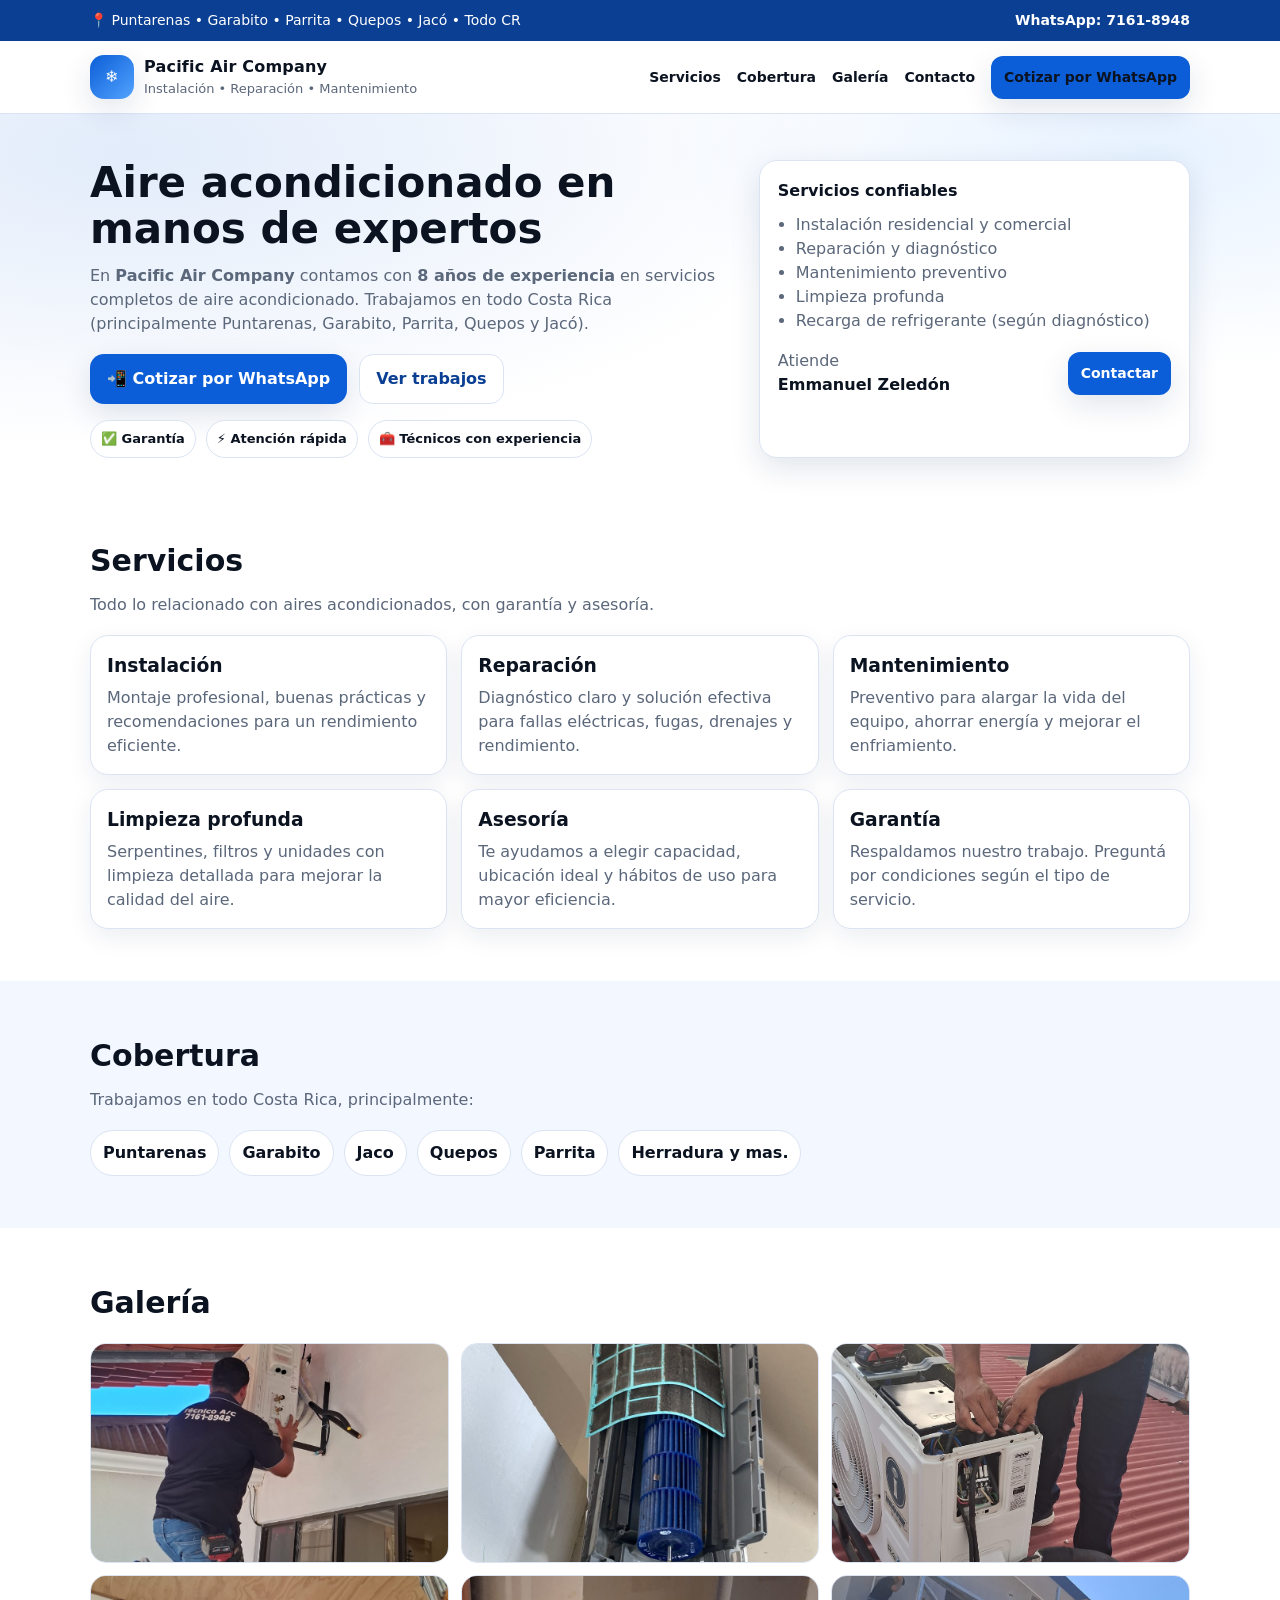
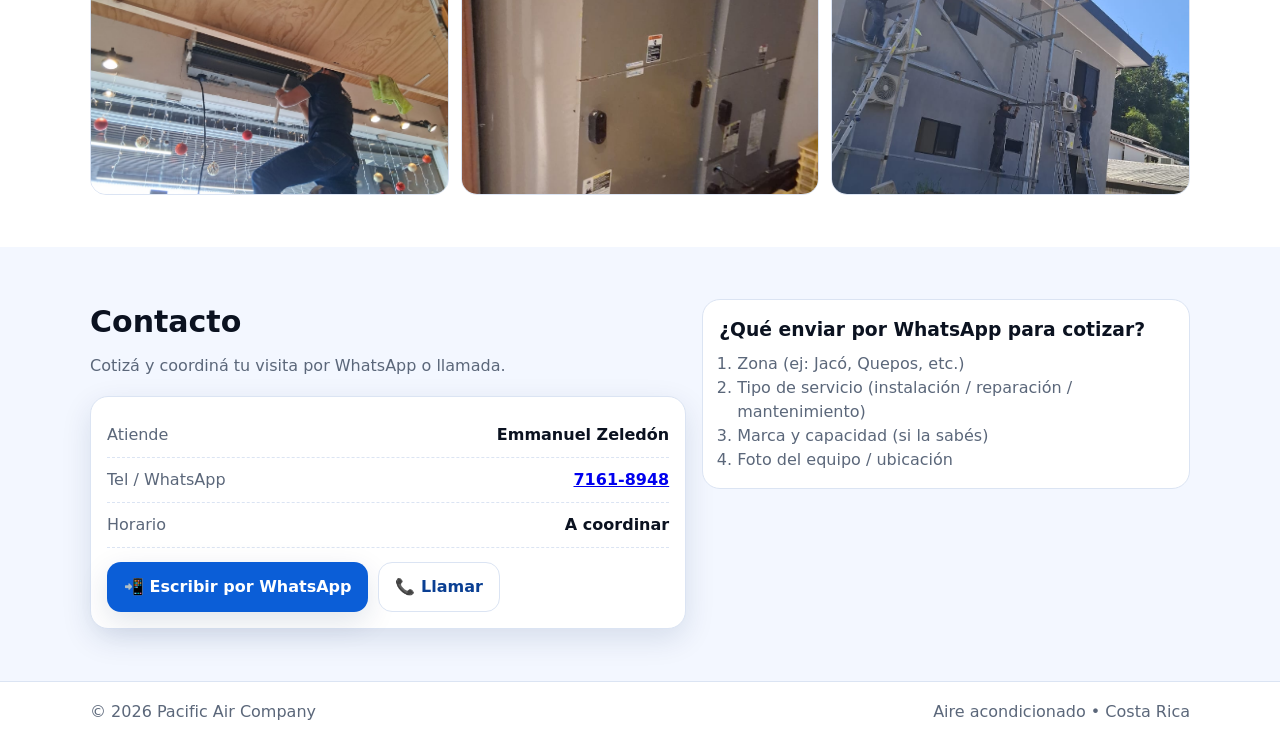
<file: index.html>
<!doctype html>
<html lang="es">
<head>
  <meta charset="utf-8" />
  <meta name="viewport" content="width=device-width,initial-scale=1" />
  <title>Pacific Air Company | Aire Acondicionado en Costa Rica</title>
  <meta name="description" content="Instalación, reparación y mantenimiento de aires acondicionados. Puntarenas, Garabito, Parrita, Quepos, Jacó y todo Costa Rica. WhatsApp 7161-8948." />
  <link rel="stylesheet" href="styles.css" />
</head>

<body>
  <!-- Top bar -->
  <div class="topbar">
    <div class="container topbar__inner">
      <span>📍 Puntarenas • Garabito • Parrita • Quepos • Jacó • Todo CR</span>
      <a class="topbar__phone" href="https://wa.me/50671618948" target="_blank" rel="noopener">WhatsApp: 7161-8948</a>
    </div>
  </div>

  <!-- Header -->
  <header class="header" id="inicio">
    <div class="container header__inner">
      <div class="brand">
        <div class="brand__mark" aria-hidden="true">❄️</div>
        <div>
          <div class="brand__name">Pacific Air Company</div>
          <div class="brand__tag">Instalación • Reparación • Mantenimiento</div>
        </div>
      </div>

      <button class="menuBtn" id="menuBtn" aria-label="Abrir menú">☰</button>

      <nav class="nav" id="nav">
        <a href="#servicios">Servicios</a>
        <a href="#cobertura">Cobertura</a>
        <a href="#galeria">Galería</a>
        <a href="#contacto">Contacto</a>
        <a class="btn btn--small" href="https://wa.me/50671618948" target="_blank" rel="noopener">Cotizar por WhatsApp</a>
      </nav>
    </div>
  </header>

  <!-- Hero -->
  <section class="hero">
    <div class="container hero__grid">
      <div class="hero__text">
        <h1>Aire acondicionado en manos de expertos</h1>
        <p>
          En <strong>Pacific Air Company</strong> contamos con <strong>8 años de experiencia</strong> en servicios completos de aire acondicionado.
          Trabajamos en todo Costa Rica (principalmente Puntarenas, Garabito, Parrita, Quepos y Jacó).
        </p>

        <div class="hero__cta">
          <a class="btn" href="https://wa.me/50671618948" target="_blank" rel="noopener">📲 Cotizar por WhatsApp</a>
          <a class="btn btn--ghost" href="#galeria">Ver trabajos</a>
        </div>

        <div class="badges">
          <div class="badge">✅ Garantía</div>
          <div class="badge">⚡ Atención rápida</div>
          <div class="badge">🧰 Técnicos con experiencia</div>
        </div>
      </div>

      <div class="hero__card">
        <div class="hero__cardTitle">Servicios confiables</div>
        <ul class="checklist">
          <li>Instalación residencial y comercial</li>
          <li>Reparación y diagnóstico</li>
          <li>Mantenimiento preventivo</li>
          <li>Limpieza profunda</li>
          <li>Recarga de refrigerante (según diagnóstico)</li>
        </ul>
        <div class="hero__cardFooter">
          <div>
            <div class="muted">Atiende</div>
            <div class="strong">Emmanuel Zeledón</div>
          </div>
          <a class="btn btn--small" href="#contacto">Contactar</a>
        </div>
      </div>
    </div>
  </section>

  <!-- Servicios -->
  <section class="section" id="servicios">
    <div class="container">
      <h2>Servicios</h2>
      <p class="subtitle">Todo lo relacionado con aires acondicionados, con garantía y asesoría.</p>

      <div class="cards">
        <article class="card">
          <h3>Instalación</h3>
          <p>Montaje profesional, buenas prácticas y recomendaciones para un rendimiento eficiente.</p>
        </article>

        <article class="card">
          <h3>Reparación</h3>
          <p>Diagnóstico claro y solución efectiva para fallas eléctricas, fugas, drenajes y rendimiento.</p>
        </article>

        <article class="card">
          <h3>Mantenimiento</h3>
          <p>Preventivo para alargar la vida del equipo, ahorrar energía y mejorar el enfriamiento.</p>
        </article>

        <article class="card">
          <h3>Limpieza profunda</h3>
          <p>Serpentines, filtros y unidades con limpieza detallada para mejorar la calidad del aire.</p>
        </article>

        <article class="card">
          <h3>Asesoría</h3>
          <p>Te ayudamos a elegir capacidad, ubicación ideal y hábitos de uso para mayor eficiencia.</p>
        </article>

        <article class="card">
          <h3>Garantía</h3>
          <p>Respaldamos nuestro trabajo. Preguntá por condiciones según el tipo de servicio.</p>
        </article>
      </div>
    </div>
  </section>

  <!-- Cobertura -->
  <section class="section section--alt" id="cobertura">
    <div class="container">
      <h2>Cobertura</h2>
      <p class="subtitle">
        Trabajamos en todo Costa Rica, principalmente:
      </p>

      <div class="chips">
        <span class="chip">Puntarenas</span>
        <span class="chip">Garabito</span>
        <span class="chip">Jaco</span>
        <span class="chip">Quepos</span>
        <span class="chip">Parrita</span>
        <span class="chip">Herradura y mas.</span>
      </div>
    </div>
  </section>

  <!-- Galería -->
  <section class="section" id="galeria">
    <div class="container">
      <h2>Galería</h2>
      <p class="subtitle">
        
      </p>

      <div class="gallery">
        <img src="assets/img/foto1.jpg" alt="Trabajo de aire acondicionado 1">
        <img src="assets/img/foto2.jpg" alt="Trabajo de aire acondicionado 2">
        <img src="assets/img/foto3.jpg" alt="Trabajo de aire acondicionado 3">
        <img src="assets/img/foto4.jpg" alt="Trabajo de aire acondicionado 4">
        <img src="assets/img/foto5.jpg" alt="Trabajo de aire acondicionado 5">
        <img src="assets/img/foto6.jpg" alt="Trabajo de aire acondicionado 6">
      </div>
    </div>
  </section>

  <!-- Contacto -->
  <section class="section section--alt" id="contacto">
    <div class="container contact">
      <div>
        <h2>Contacto</h2>
        <p class="subtitle">
          Cotizá y coordiná tu visita por WhatsApp o llamada.
        </p>

        <div class="contact__box">
          <div class="contact__row">
            <span class="muted">Atiende</span>
            <span class="strong">Emmanuel Zeledón</span>
          </div>
          <div class="contact__row">
            <span class="muted">Tel / WhatsApp</span>
            <a class="strong" href="https://wa.me/50671618948" target="_blank" rel="noopener">7161-8948</a>
          </div>
          <div class="contact__row">
            <span class="muted">Horario</span>
            <span class="strong">A coordinar</span>
          </div>

          <div class="contact__cta">
            <a class="btn" href="https://wa.me/50671618948" target="_blank" rel="noopener">📲 Escribir por WhatsApp</a>
            <a class="btn btn--ghost" href="tel:+50671618948">📞 Llamar</a>
          </div>
        </div>
      </div>

      <div class="contact__note">
        <h3>¿Qué enviar por WhatsApp para cotizar?</h3>
        <ol>
          <li>Zona (ej: Jacó, Quepos, etc.)</li>
          <li>Tipo de servicio (instalación / reparación / mantenimiento)</li>
          <li>Marca y capacidad (si la sabés)</li>
          <li>Foto del equipo / ubicación</li>
        </ol>
      </div>
    </div>
  </section>

  <footer class="footer">
    <div class="container footer__inner">
      <div>© <span id="year"></span> Pacific Air Company</div>
      <div class="muted">Aire acondicionado • Costa Rica</div>
    </div>
  </footer>

  <script src="script.js"></script>
</body>
</html>
</file>
<file: styles.css>
:root{
  --blue:#0b5ed7;
  --blue2:#0a3f93;
  --bg:#ffffff;
  --alt:#f3f7ff;
  --text:#0b1220;
  --muted:#5b677a;
  --card:#ffffff;
  --border:#dbe4f3;
  --shadow: 0 10px 30px rgba(10,40,90,.12);
  --radius:18px;
}

*{box-sizing:border-box}
html{scroll-behavior:smooth}
body{
  margin:0;
  font-family: system-ui, -apple-system, Segoe UI, Roboto, Arial, sans-serif;
  color:var(--text);
  background:var(--bg);
  line-height:1.5;
}

.container{width:min(1100px, 92%); margin:0 auto}

.topbar{
  background:var(--blue2);
  color:#fff;
  font-size:14px;
}
.topbar__inner{
  display:flex; gap:12px; align-items:center; justify-content:space-between;
  padding:10px 0;
}
.topbar__phone{color:#fff; text-decoration:none; font-weight:700}
.topbar__phone:hover{text-decoration:underline}

.header{
  position:sticky; top:0; z-index:50;
  background:#fff;
  border-bottom:1px solid var(--border);
}
.header__inner{
  display:flex; align-items:center; justify-content:space-between;
  padding:14px 0;
  gap:12px;
}

.brand{display:flex; align-items:center; gap:10px}
.brand__mark{
  width:44px; height:44px; display:grid; place-items:center;
  border-radius:14px;
  background:linear-gradient(135deg, var(--blue), #53a3ff);
  color:#fff;
  box-shadow: var(--shadow);
}
.brand__name{font-weight:900; letter-spacing:.2px}
.brand__tag{font-size:13px; color:var(--muted)}

.nav{display:flex; gap:16px; align-items:center}
.nav a{
  text-decoration:none;
  color:var(--text);
  font-weight:600;
  font-size:14px;
}
.nav a:hover{color:var(--blue)}
.menuBtn{
  display:none;
  border:1px solid var(--border);
  background:#fff;
  padding:8px 10px;
  border-radius:12px;
  font-size:18px;
}

.btn{
  display:inline-flex; align-items:center; justify-content:center;
  gap:8px;
  background:var(--blue);
  color:#fff;
  padding:12px 16px;
  border-radius:14px;
  text-decoration:none;
  font-weight:800;
  box-shadow: var(--shadow);
  border:1px solid rgba(0,0,0,0);
}
.btn:hover{filter:brightness(.96)}
.btn--ghost{
  background:#fff;
  color:var(--blue2);
  border:1px solid var(--border);
  box-shadow:none;
}
.btn--small{padding:10px 12px; border-radius:12px; font-size:14px}

.hero{
  padding:46px 0 28px;
  background: radial-gradient(1200px 500px at 10% 10%, rgba(11,94,215,.12), transparent 60%),
              radial-gradient(900px 400px at 90% 10%, rgba(83,163,255,.14), transparent 55%);
}
.hero__grid{
  display:grid;
  grid-template-columns: 1.2fr .8fr;
  gap:22px;
  align-items:stretch;
}
.hero h1{font-size:42px; line-height:1.1; margin:0 0 12px}
.hero p{color:var(--muted); font-size:16px; margin:0 0 18px}
.hero__cta{display:flex; gap:12px; flex-wrap:wrap; margin:18px 0 16px}

.badges{display:flex; gap:10px; flex-wrap:wrap}
.badge{
  font-size:13px; font-weight:800;
  padding:8px 10px;
  border-radius:999px;
  background:#fff;
  border:1px solid var(--border);
}

.hero__card{
  background:var(--card);
  border:1px solid var(--border);
  border-radius: var(--radius);
  padding:18px;
  box-shadow: var(--shadow);
}
.hero__cardTitle{font-weight:900; margin-bottom:10px}
.checklist{margin:0; padding-left:18px; color:var(--muted)}
.hero__cardFooter{
  margin-top:16px;
  display:flex; align-items:center; justify-content:space-between; gap:10px;
}
.muted{color:var(--muted)}
.strong{font-weight:900}

.section{padding:52px 0}
.section--alt{background:var(--alt)}
h2{margin:0 0 10px; font-size:30px}
.subtitle{margin:0 0 18px; color:var(--muted)}

.cards{
  display:grid;
  grid-template-columns: repeat(3, 1fr);
  gap:14px;
}
.card{
  background:#fff;
  border:1px solid var(--border);
  border-radius: var(--radius);
  padding:16px;
  box-shadow: 0 8px 24px rgba(10,40,90,.08);
}
.card h3{margin:0 0 6px}
.card p{margin:0; color:var(--muted)}

.chips{display:flex; gap:10px; flex-wrap:wrap}
.chip{
  background:#fff;
  border:1px solid var(--border);
  padding:10px 12px;
  border-radius:999px;
  font-weight:800;
}

.gallery{
  display:grid;
  grid-template-columns: repeat(3, 1fr);
  gap:12px;
}
.gallery img{
  width:100%;
  height:220px;
  object-fit:cover;
  border-radius:16px;
  border:1px solid var(--border);
  background:#fff;
}

.contact{
  display:grid;
  grid-template-columns: 1.1fr .9fr;
  gap:16px;
  align-items:start;
}
.contact__box{
  background:#fff;
  border:1px solid var(--border);
  border-radius: var(--radius);
  padding:16px;
  box-shadow: var(--shadow);
}
.contact__row{
  display:flex; justify-content:space-between; gap:10px;
  padding:10px 0;
  border-bottom:1px dashed var(--border);
}
.contact__row:last-of-type{border-bottom:none}
.contact__cta{display:flex; gap:10px; flex-wrap:wrap; margin-top:14px}

.contact__note{
  background:#fff;
  border:1px solid var(--border);
  border-radius: var(--radius);
  padding:16px;
}
.contact__note h3{margin:0 0 8px}
.contact__note ol{margin:0; padding-left:18px; color:var(--muted)}

.footer{
  border-top:1px solid var(--border);
  padding:18px 0;
}
.footer__inner{
  display:flex; justify-content:space-between; gap:10px; flex-wrap:wrap;
  color:var(--muted);
}

@media (max-width: 900px){
  .hero__grid{grid-template-columns:1fr}
  .cards{grid-template-columns:1fr 1fr}
  .gallery{grid-template-columns:1fr 1fr}
  .contact{grid-template-columns:1fr}
  .menuBtn{display:inline-flex}
  .nav{
    position:absolute;
    right:4%;
    top:72px;
    background:#fff;
    border:1px solid var(--border);
    border-radius:16px;
    padding:10px;
    display:none;
    flex-direction:column;
    width:min(320px, 92vw);
    box-shadow: var(--shadow);
  }
  .nav.open{display:flex}
}
@media (max-width: 520px){
  .hero h1{font-size:34px}
  .cards{grid-template-columns:1fr}
  .gallery{grid-template-columns:1fr}
  .gallery img{height:200px}
}
</file>
